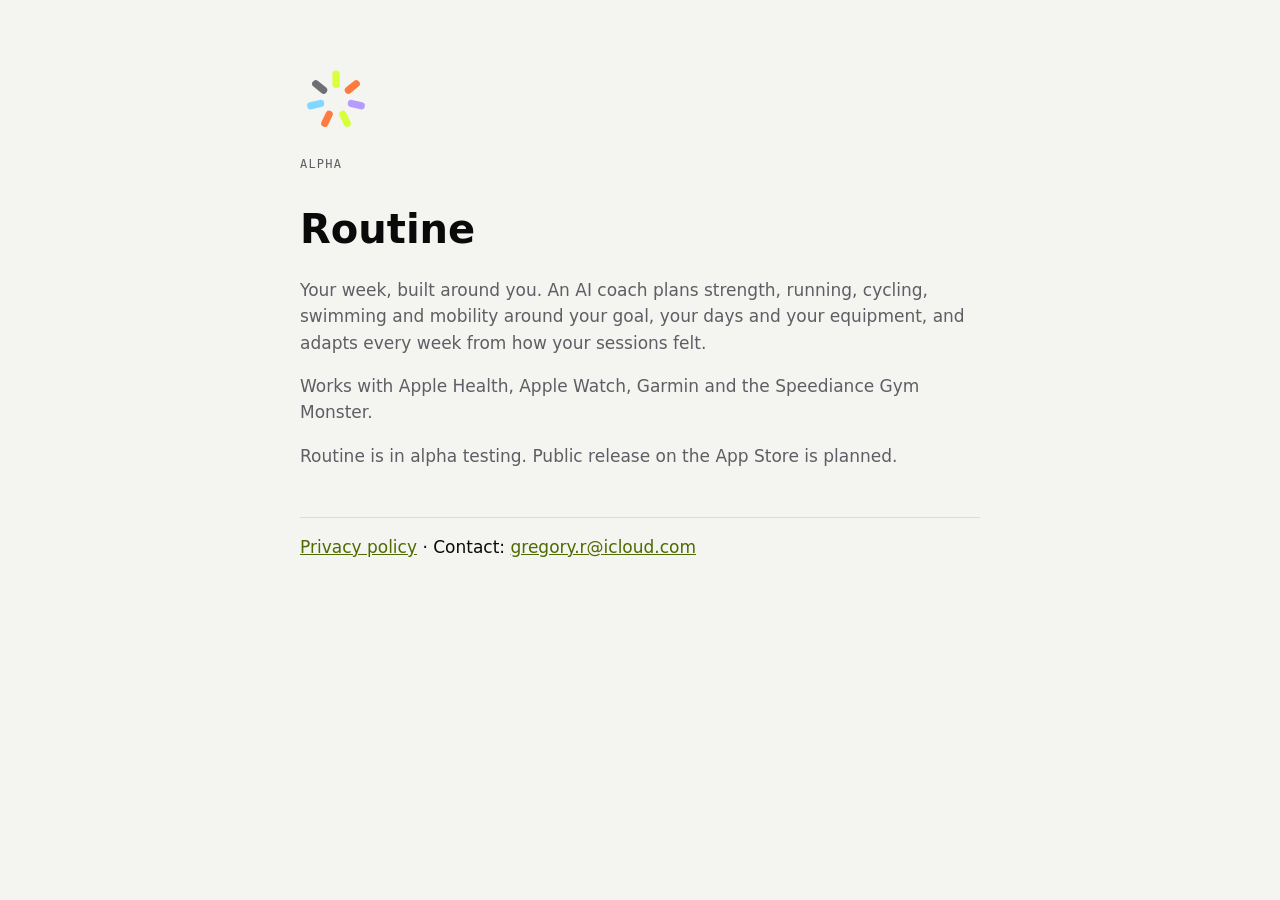
<file: index.html>
<!doctype html><html lang="en"><head><meta charset="utf-8"><meta name="viewport" content="width=device-width,initial-scale=1"><title>Routine</title><link rel="stylesheet" href="style.css"></head><body><main>
<svg width="72" height="72" viewBox="0 0 100 100" aria-hidden="true" fill="none" stroke-width="10" stroke-linecap="round"><path d="M50 28V14" stroke="#D7FF3A"/><path d="M67.2 36.3L78.1 27.5" stroke="#FF7A3D"/><path d="M71.4 54.9L85.1 58" stroke="#B79CFF"/><path d="M59.5 69.8L65.6 82.4" stroke="#D7FF3A"/><path d="M40.5 69.8L34.4 82.4" stroke="#FF7A3D"/><path d="M28.6 54.9L14.9 58" stroke="#7FD8FF"/><path d="M32.8 36.3L21.9 27.5" stroke="#6E6E75"/></svg>
<p class="mo">Alpha</p>
<h1>Routine</h1>
<p>Your week, built around you. An AI coach plans strength, running, cycling, swimming and mobility around your goal, your days and your equipment, and adapts every week from how your sessions felt.</p>
<p>Works with Apple Health, Apple Watch, Garmin and the Speediance Gym Monster.</p>
<p>Routine is in alpha testing. Public release on the App Store is planned.</p>
<footer><a href="privacy.html">Privacy policy</a> · Contact: <a href="mailto:gregory.r@icloud.com">gregory.r@icloud.com</a></footer>
</main></body></html>
</file>
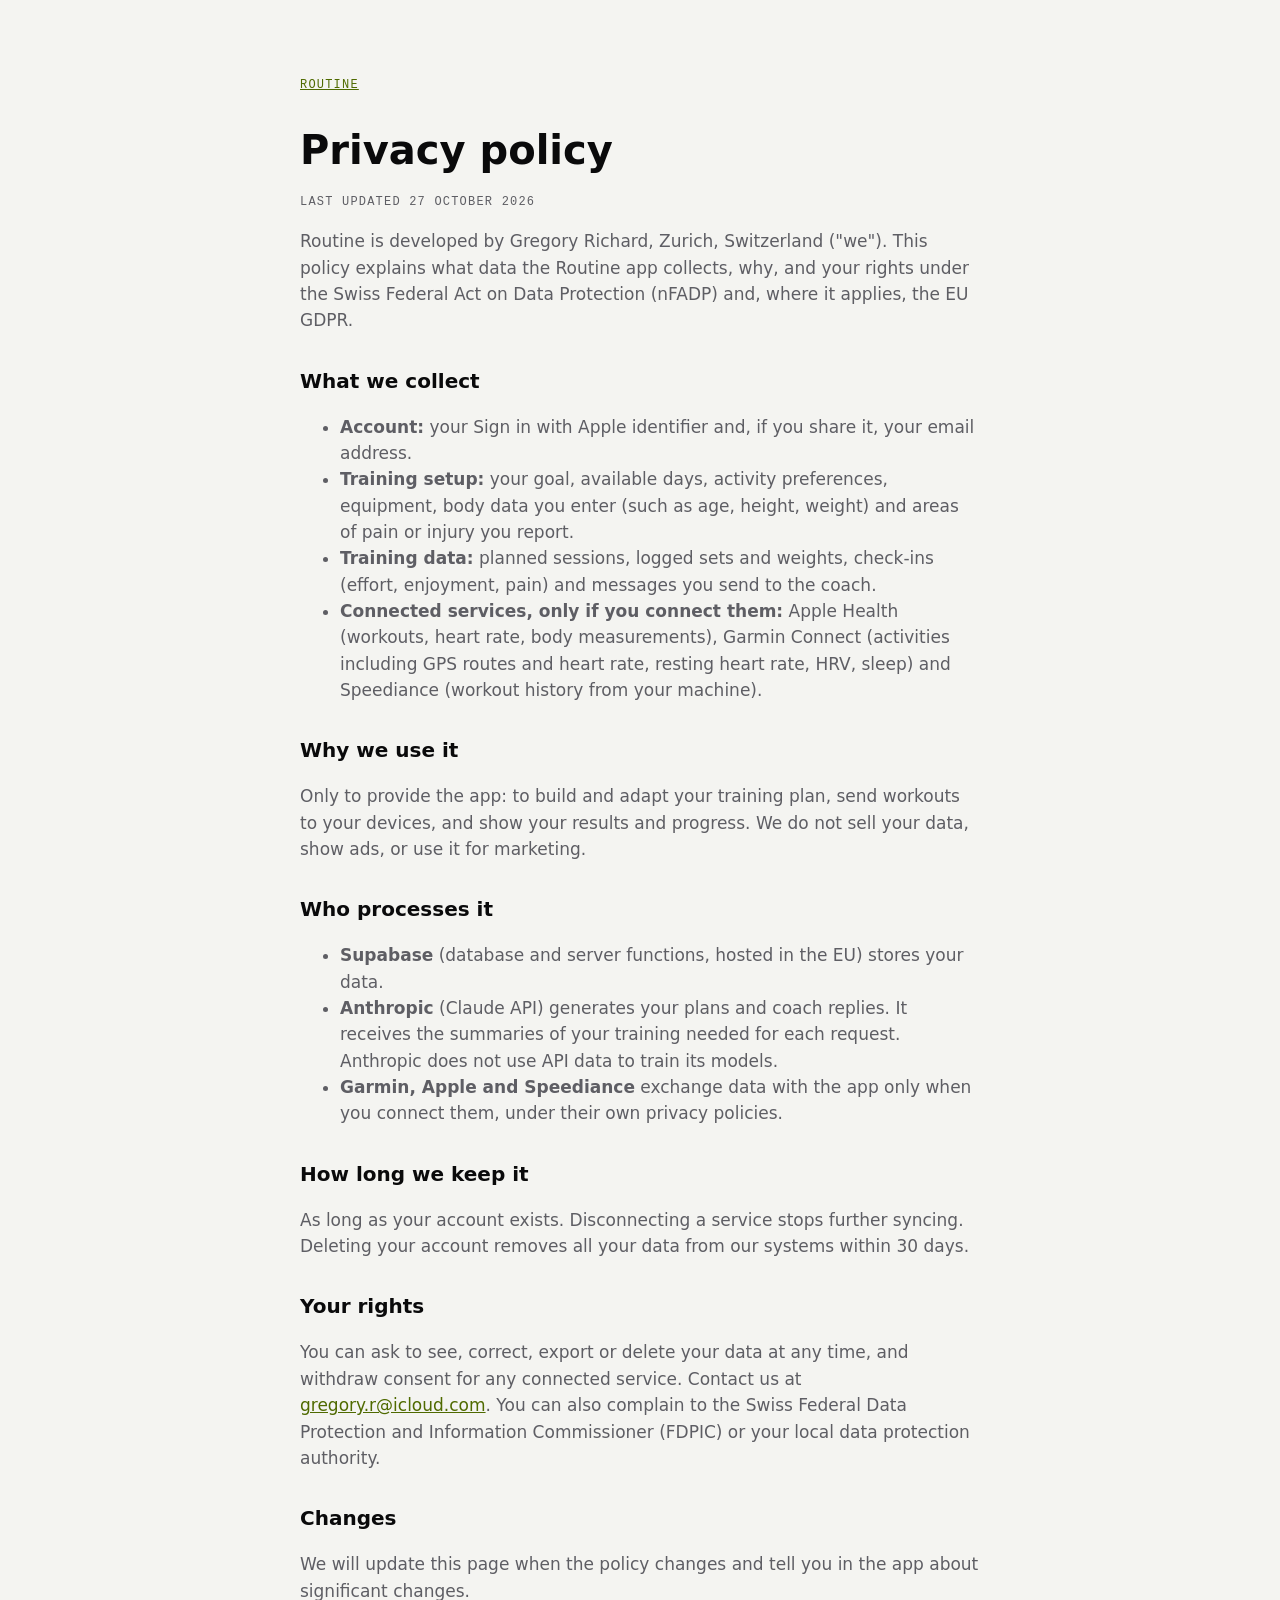
<file: privacy.html>
<!doctype html><html lang="en"><head><meta charset="utf-8"><meta name="viewport" content="width=device-width,initial-scale=1"><title>Routine · Privacy policy</title><link rel="stylesheet" href="style.css"></head><body><main>
<p class="mo"><a href="index.html">Routine</a></p>
<h1>Privacy policy</h1>
<p class="mo">Last updated 27 October 2026</p>
<p>Routine is developed by Gregory Richard, Zurich, Switzerland ("we"). This policy explains what data the Routine app collects, why, and your rights under the Swiss Federal Act on Data Protection (nFADP) and, where it applies, the EU GDPR.</p>
<h2>What we collect</h2>
<ul>
<li><b>Account:</b> your Sign in with Apple identifier and, if you share it, your email address.</li>
<li><b>Training setup:</b> your goal, available days, activity preferences, equipment, body data you enter (such as age, height, weight) and areas of pain or injury you report.</li>
<li><b>Training data:</b> planned sessions, logged sets and weights, check-ins (effort, enjoyment, pain) and messages you send to the coach.</li>
<li><b>Connected services, only if you connect them:</b> Apple Health (workouts, heart rate, body measurements), Garmin Connect (activities including GPS routes and heart rate, resting heart rate, HRV, sleep) and Speediance (workout history from your machine).</li>
</ul>
<h2>Why we use it</h2>
<p>Only to provide the app: to build and adapt your training plan, send workouts to your devices, and show your results and progress. We do not sell your data, show ads, or use it for marketing.</p>
<h2>Who processes it</h2>
<ul>
<li><b>Supabase</b> (database and server functions, hosted in the EU) stores your data.</li>
<li><b>Anthropic</b> (Claude API) generates your plans and coach replies. It receives the summaries of your training needed for each request. Anthropic does not use API data to train its models.</li>
<li><b>Garmin, Apple and Speediance</b> exchange data with the app only when you connect them, under their own privacy policies.</li>
</ul>
<h2>How long we keep it</h2>
<p>As long as your account exists. Disconnecting a service stops further syncing. Deleting your account removes all your data from our systems within 30 days.</p>
<h2>Your rights</h2>
<p>You can ask to see, correct, export or delete your data at any time, and withdraw consent for any connected service. Contact us at <a href="mailto:gregory.r@icloud.com">gregory.r@icloud.com</a>. You can also complain to the Swiss Federal Data Protection and Information Commissioner (FDPIC) or your local data protection authority.</p>
<h2>Changes</h2>
<p>We will update this page when the policy changes and tell you in the app about significant changes.</p>
</main></body></html>
</file>
<file: style.css>
:root{--bg:#0A0A0B;--text:#FFFFFF;--sec:#A0A0A6;--line:#222226;--lime:#D7FF3A}
@media (prefers-color-scheme: light){:root{--bg:#F4F4F1;--text:#0A0A0B;--sec:#5E5E64;--line:#DCDCD6;--lime:#4F6A00}}
body{margin:0;background:var(--bg);color:var(--text);font:17px/1.55 ui-rounded,"SF Pro Rounded",system-ui,sans-serif}
main{max-width:680px;margin:0 auto;padding:64px 20px}
h1{font-size:40px;font-weight:600;margin:24px 0 8px}h2{font-size:20px;margin:32px 0 8px}
p,li{color:var(--sec)}a{color:var(--lime)}
.mo{font-family:ui-monospace,"SF Mono",Menlo,monospace;font-size:12px;letter-spacing:1.2px;text-transform:uppercase;color:var(--sec)}
footer{margin-top:48px;padding-top:16px;border-top:1px solid var(--line)}
</file>
